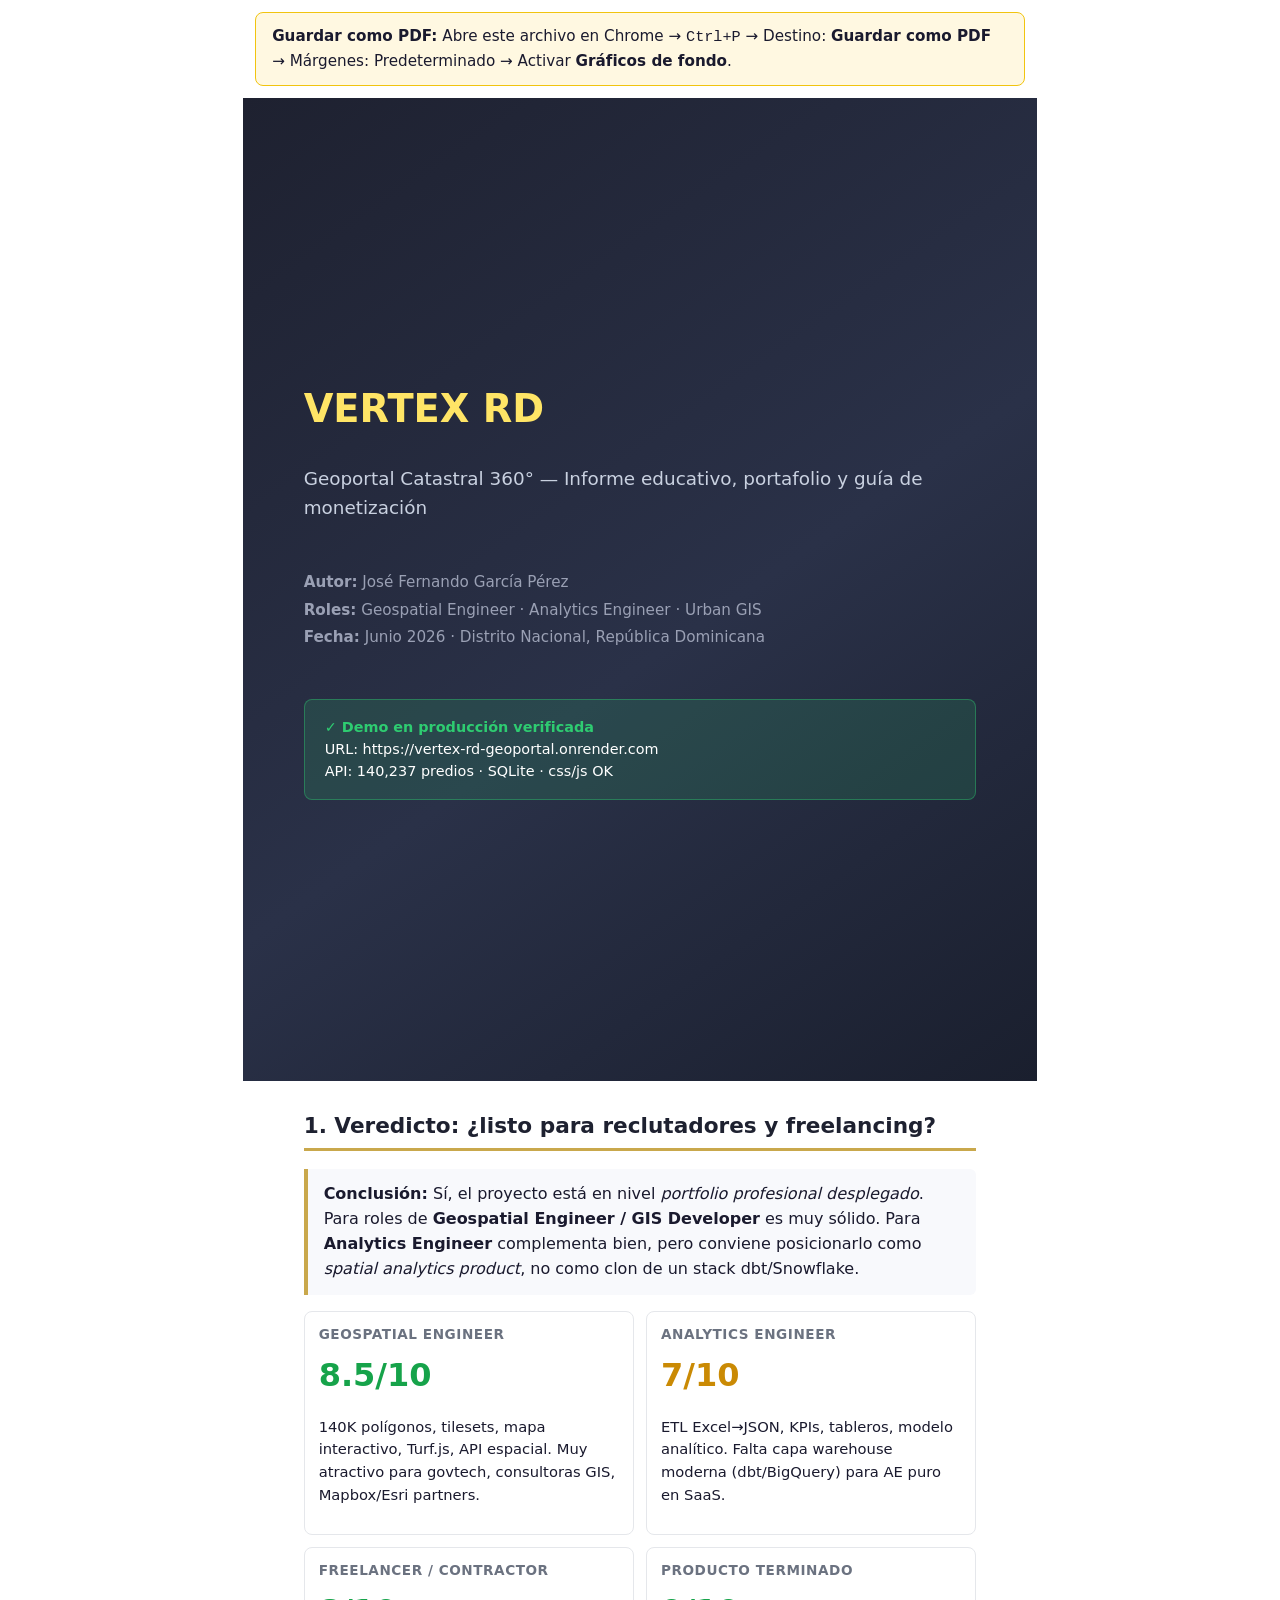
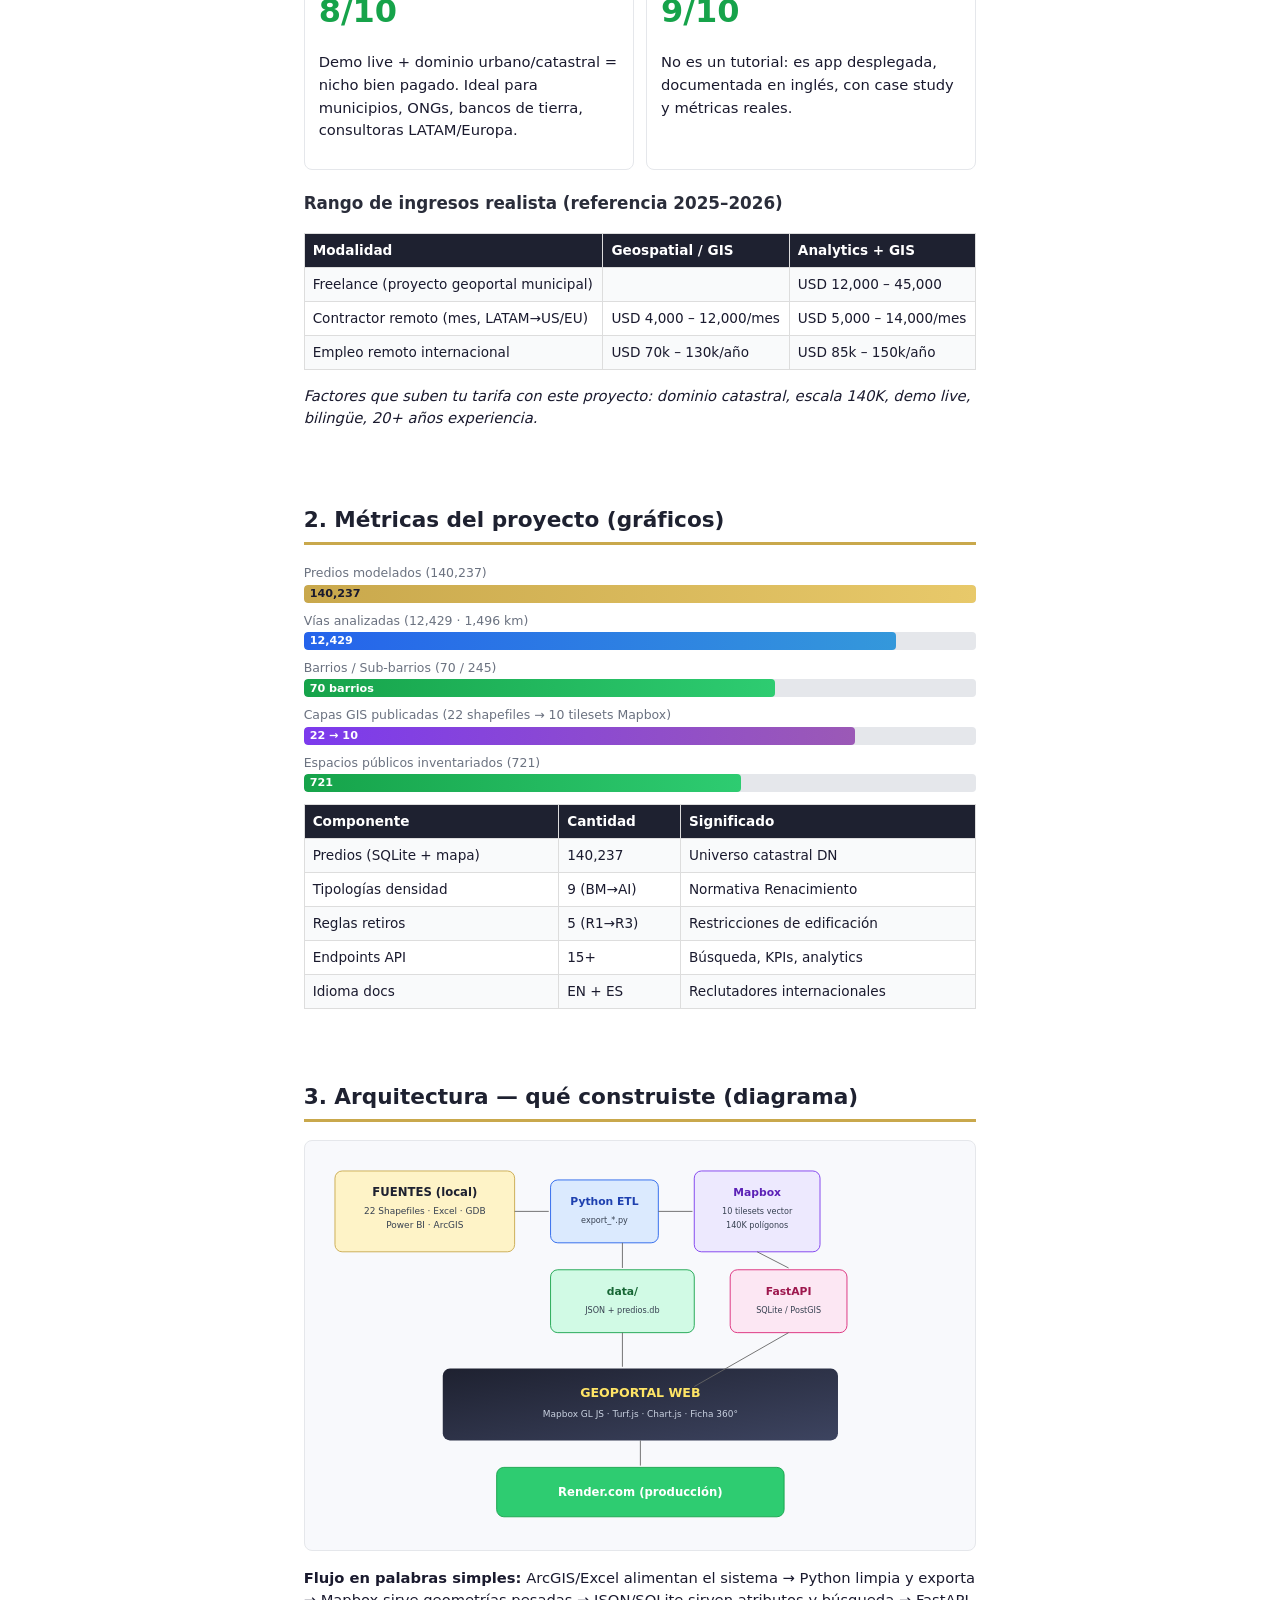
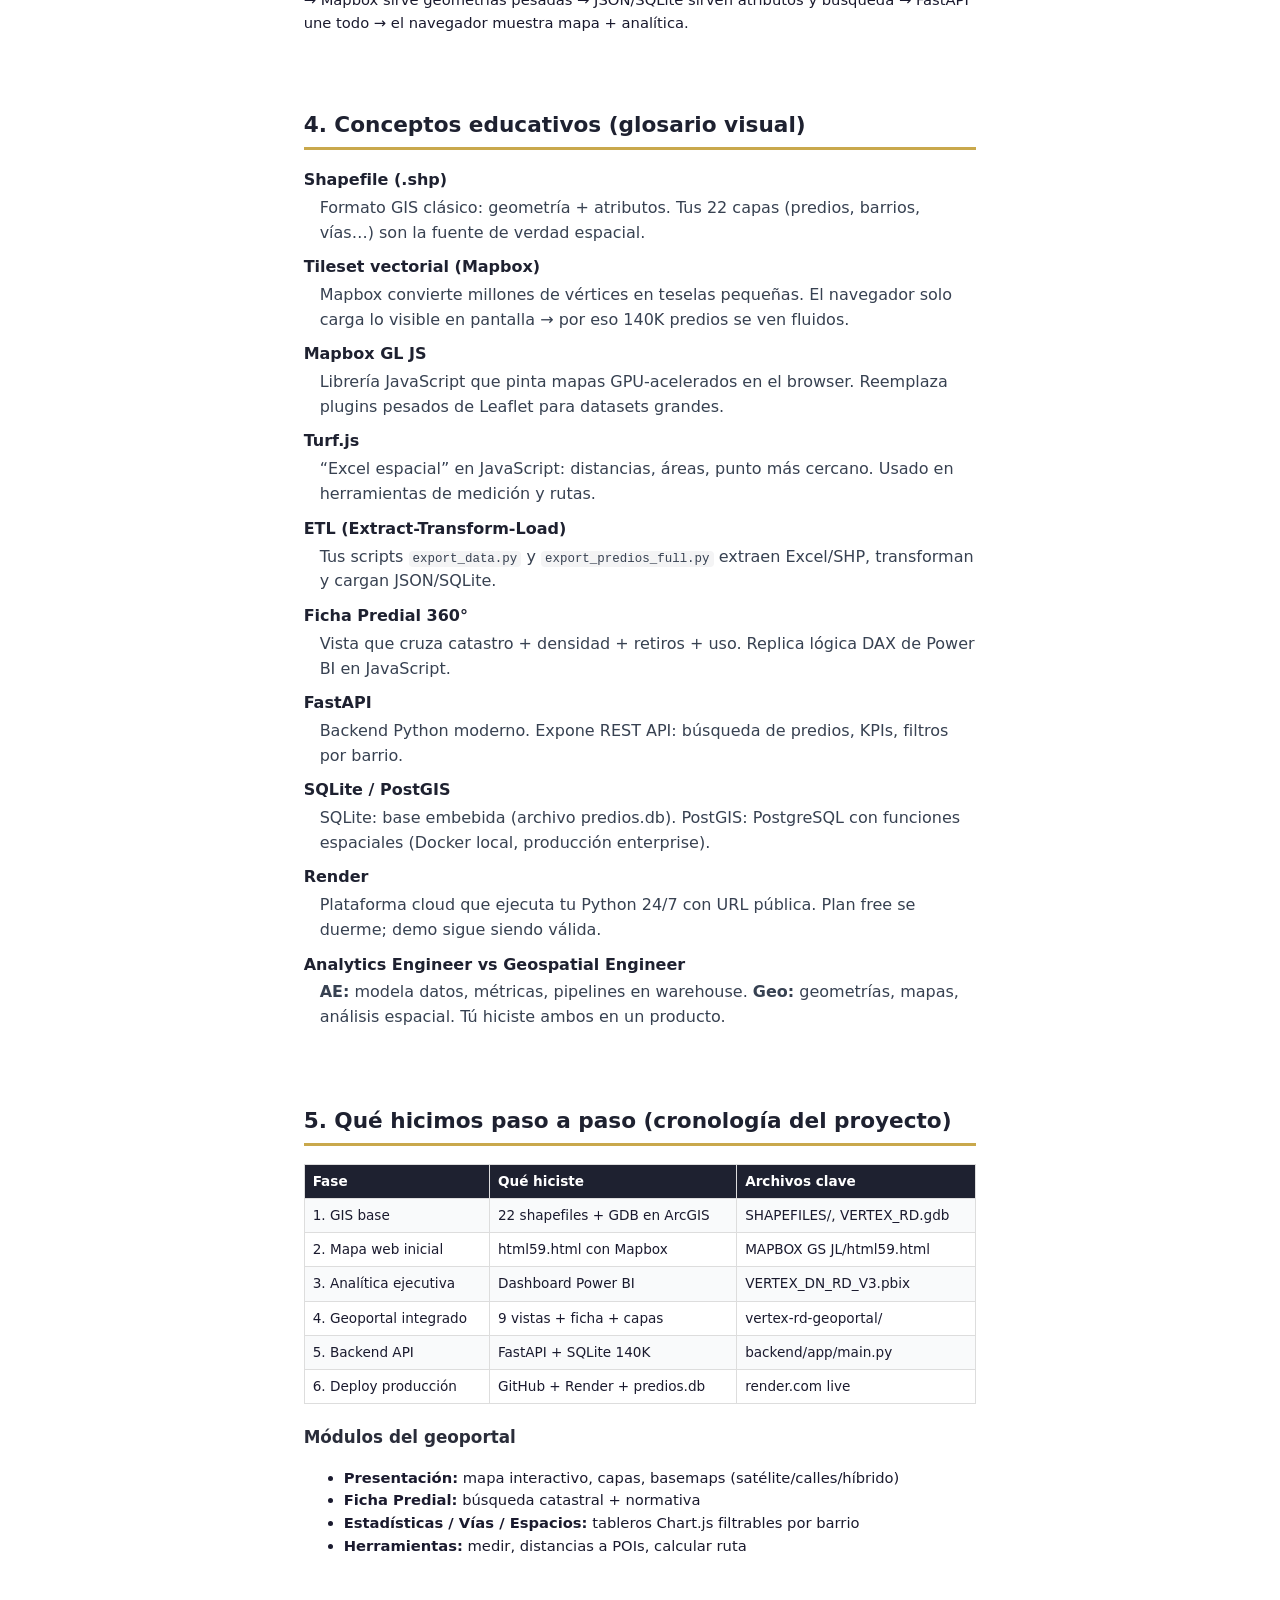
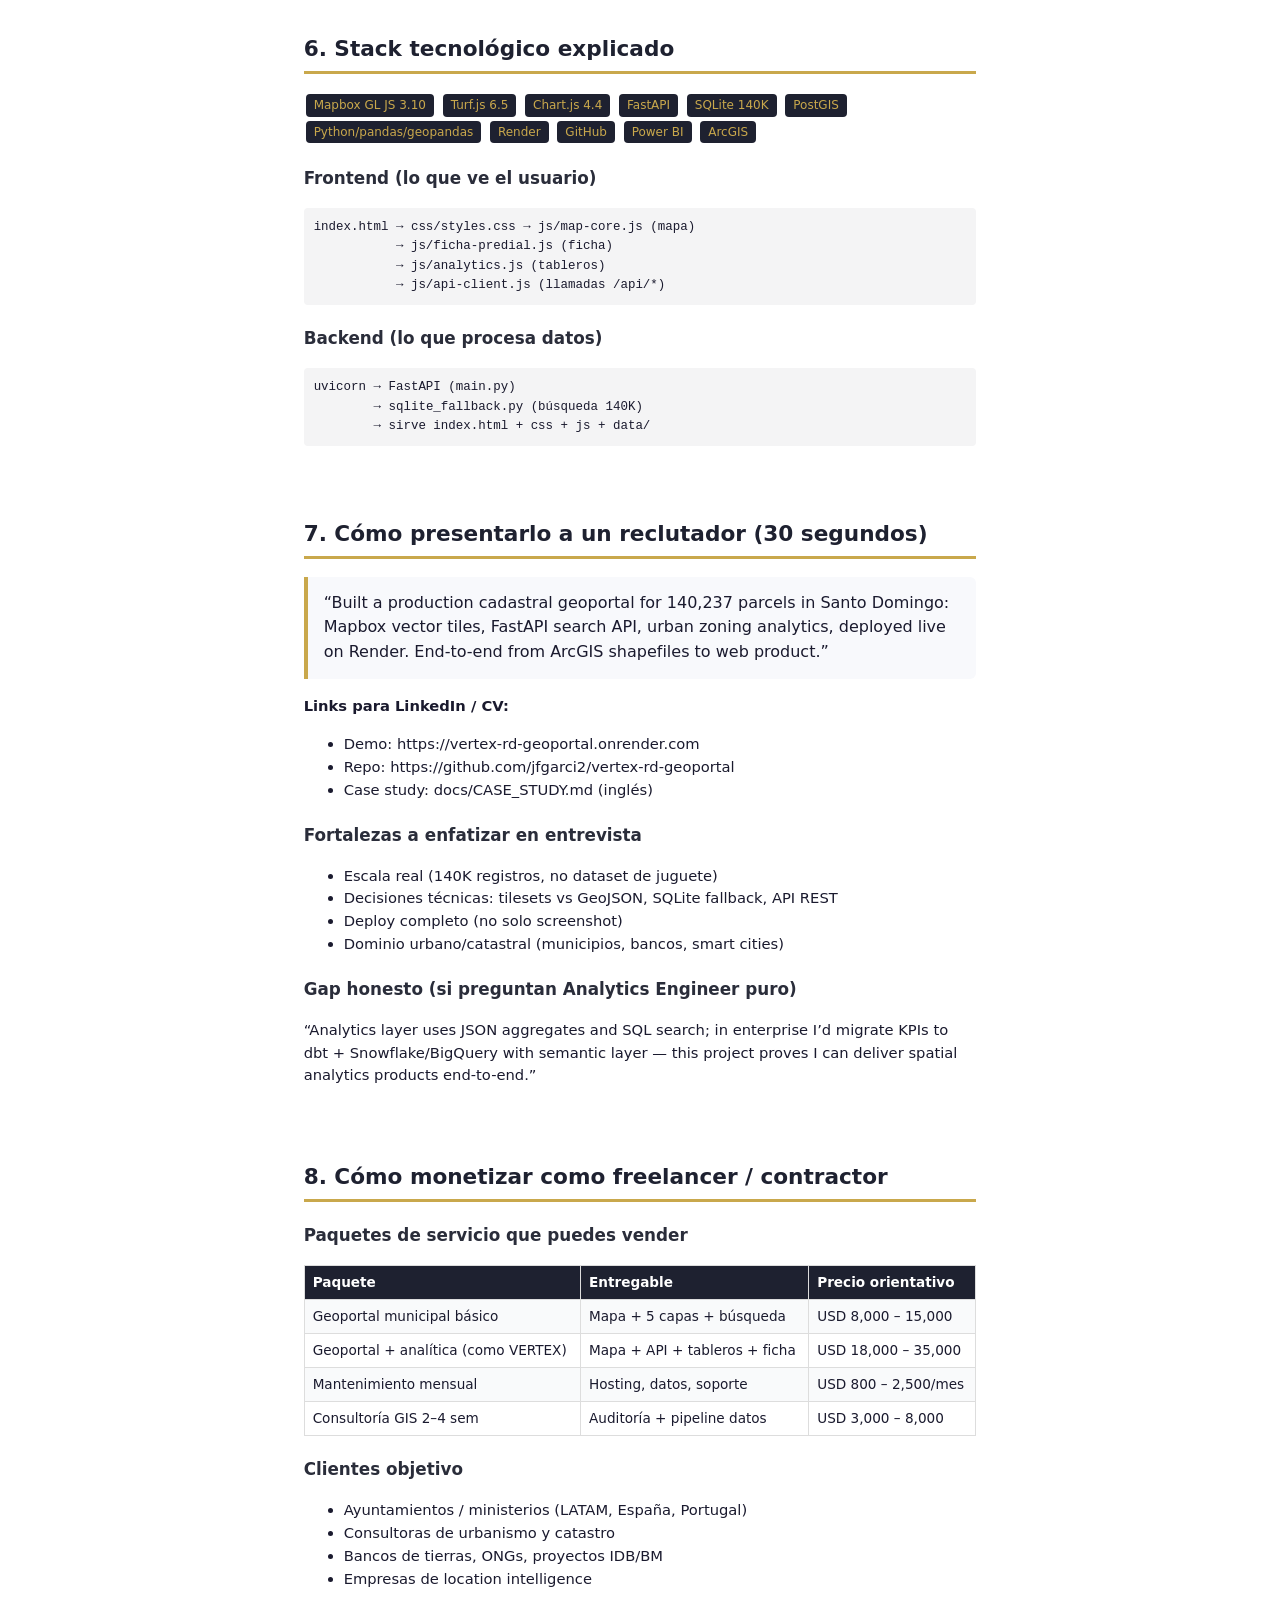
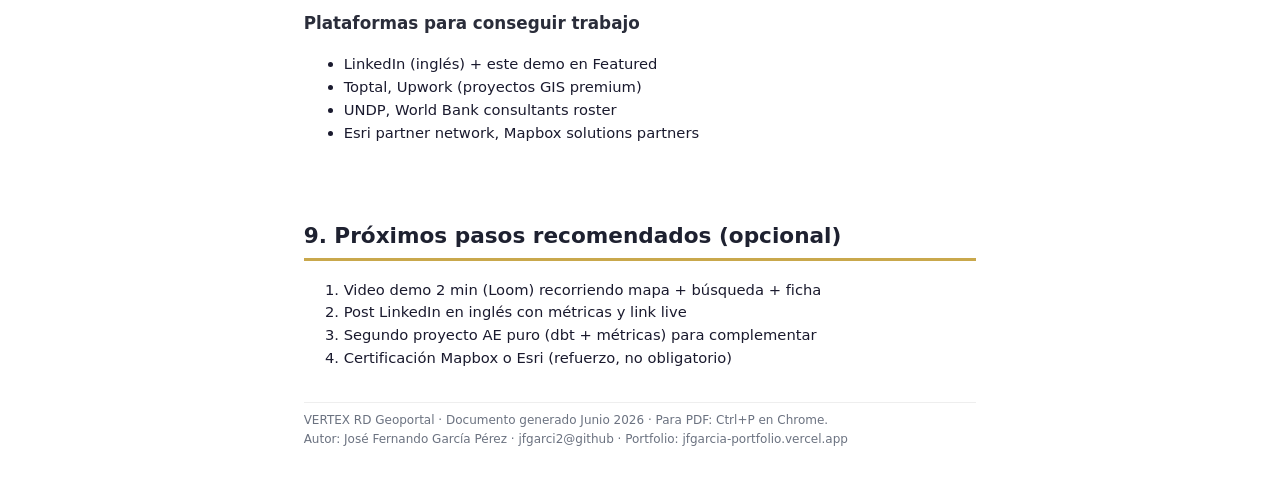
<file: docs/INFORME_EDUCATIVO_COMPLETO.html>
<!DOCTYPE html>
<html lang="es">
<head>
  <meta charset="utf-8">
  <title>VERTEX RD — Informe Educativo y Portafolio</title>
  <style>
    :root {
      --navy: #1e2130;
      --gold: #c9a84c;
      --green: #2ecc71;
      --blue: #3498db;
      --purple: #9b59b6;
      --muted: #6b7280;
      --bg: #f8f9fc;
    }
    @page { size: A4; margin: 14mm 16mm; }
    * { box-sizing: border-box; }
    body {
      font-family: 'Segoe UI', system-ui, sans-serif;
      color: #1a1a2e;
      line-height: 1.55;
      max-width: 210mm;
      margin: 0 auto;
      background: #fff;
    }
    .no-print {
      background: #fff8e1;
      border: 1px solid #f1c40f;
      padding: 12px 16px;
      margin: 12px;
      border-radius: 8px;
      font-size: 0.95rem;
    }
    .cover {
      min-height: 260mm;
      padding: 24mm 16mm;
      background: linear-gradient(145deg, #1e2130 0%, #2a3148 55%, #1a1f2e 100%);
      color: #fff;
      page-break-after: always;
      display: flex;
      flex-direction: column;
      justify-content: center;
    }
    .cover h1 { font-size: 2.4rem; margin: 0 0 0.5rem; color: #ffe566; }
    .cover .sub { font-size: 1.15rem; color: #c9d1e0; margin-bottom: 2rem; }
    .cover .meta { font-size: 0.95rem; color: #9aa0b4; line-height: 1.8; }
    .cover .live {
      margin-top: 2rem;
      padding: 1rem 1.25rem;
      background: rgba(46, 204, 113, 0.15);
      border: 1px solid rgba(46, 204, 113, 0.4);
      border-radius: 8px;
      font-size: 0.9rem;
    }
    .cover .live strong { color: #2ecc71; }
    section { padding: 0 16mm 8mm; page-break-inside: avoid; }
    h2 {
      color: var(--navy);
      border-bottom: 3px solid var(--gold);
      padding-bottom: 0.35rem;
      margin-top: 1.75rem;
      font-size: 1.35rem;
      page-break-after: avoid;
    }
    h3 { color: #2a2d3a; margin-top: 1.25rem; font-size: 1.05rem; }
    p, li { font-size: 0.92rem; }
    .highlight {
      background: var(--bg);
      border-left: 4px solid var(--gold);
      padding: 0.85rem 1rem;
      margin: 1rem 0;
      border-radius: 0 6px 6px 0;
    }
    .grid-2 { display: grid; grid-template-columns: 1fr 1fr; gap: 12px; }
    .card {
      border: 1px solid #e5e7eb;
      border-radius: 8px;
      padding: 12px 14px;
      background: #fff;
    }
    .card h4 { margin: 0 0 6px; font-size: 0.85rem; color: var(--muted); text-transform: uppercase; letter-spacing: 0.04em; }
    .score { font-size: 2rem; font-weight: 700; color: var(--navy); }
    .score.good { color: #16a34a; }
    .score.mid { color: #ca8a04; }
    table { width: 100%; border-collapse: collapse; margin: 0.75rem 0; font-size: 0.85rem; }
    th, td { border: 1px solid #ddd; padding: 6px 8px; text-align: left; }
    th { background: var(--navy); color: #fff; }
    tr:nth-child(even) { background: #f9fafb; }
    .badge {
      display: inline-block;
      background: var(--navy);
      color: var(--gold);
      padding: 2px 8px;
      border-radius: 4px;
      font-size: 0.75rem;
      margin: 2px;
    }
    pre, code {
      font-family: Consolas, monospace;
      font-size: 0.78rem;
      background: #f4f4f5;
      border-radius: 4px;
    }
    pre { padding: 10px; overflow-x: auto; white-space: pre-wrap; }
    code { padding: 1px 4px; }
    .chart-row { margin: 8px 0; }
    .chart-label { font-size: 0.78rem; color: var(--muted); margin-bottom: 2px; }
    .bar-wrap { background: #e5e7eb; border-radius: 4px; height: 18px; overflow: hidden; }
    .bar { height: 100%; border-radius: 4px; display: flex; align-items: center; padding-left: 6px; font-size: 0.7rem; color: #fff; font-weight: 600; min-width: 28px; }
    .bar.gold { background: linear-gradient(90deg, #c9a84c, #e8c96a); color: #1a1a2e; }
    .bar.green { background: linear-gradient(90deg, #16a34a, #2ecc71); }
    .bar.blue { background: linear-gradient(90deg, #2563eb, #3498db); }
    .bar.purple { background: linear-gradient(90deg, #7c3aed, #9b59b6); }
    .diagram {
      background: #f8f9fc;
      border: 1px solid #e5e7eb;
      border-radius: 8px;
      padding: 12px;
      margin: 1rem 0;
      text-align: center;
    }
    .diagram svg { max-width: 100%; height: auto; }
    .glossary dt { font-weight: 700; color: var(--navy); margin-top: 0.6rem; }
    .glossary dd { margin: 0.2rem 0 0.5rem 1rem; color: #374151; }
    .page-break { page-break-before: always; }
    .footer-note { font-size: 0.75rem; color: var(--muted); margin-top: 2rem; padding-top: 0.5rem; border-top: 1px solid #eee; }
    @media print {
      .no-print { display: none !important; }
      body { max-width: none; }
      .cover { min-height: auto; padding: 20mm 16mm; }
    }
  </style>
</head>
<body>

<p class="no-print">
  <strong>Guardar como PDF:</strong> Abre este archivo en Chrome → <kbd>Ctrl+P</kbd> → Destino: <strong>Guardar como PDF</strong> → Márgenes: Predeterminado → Activar <strong>Gráficos de fondo</strong>.
</p>

<div class="cover">
  <h1>VERTEX RD</h1>
  <p class="sub">Geoportal Catastral 360° — Informe educativo, portafolio y guía de monetización</p>
  <p class="meta">
    <strong>Autor:</strong> José Fernando García Pérez<br>
    <strong>Roles:</strong> Geospatial Engineer · Analytics Engineer · Urban GIS<br>
    <strong>Fecha:</strong> Junio 2026 · Distrito Nacional, República Dominicana
  </p>
  <div class="live">
    <strong>✓ Demo en producción verificada</strong><br>
    URL: https://vertex-rd-geoportal.onrender.com<br>
    API: 140,237 predios · SQLite · css/js OK
  </div>
</div>

<section>
  <h2>1. Veredicto: ¿listo para reclutadores y freelancing?</h2>

  <div class="highlight">
    <strong>Conclusión:</strong> Sí, el proyecto está en nivel <em>portfolio profesional desplegado</em>. Para roles de <strong>Geospatial Engineer / GIS Developer</strong> es muy sólido. Para <strong>Analytics Engineer</strong> complementa bien, pero conviene posicionarlo como <em>spatial analytics product</em>, no como clon de un stack dbt/Snowflake.
  </div>

  <div class="grid-2">
    <div class="card">
      <h4>Geospatial Engineer</h4>
      <div class="score good">8.5/10</div>
      <p>140K polígonos, tilesets, mapa interactivo, Turf.js, API espacial. Muy atractivo para govtech, consultoras GIS, Mapbox/Esri partners.</p>
    </div>
    <div class="card">
      <h4>Analytics Engineer</h4>
      <div class="score mid">7/10</div>
      <p>ETL Excel→JSON, KPIs, tableros, modelo analítico. Falta capa warehouse moderna (dbt/BigQuery) para AE puro en SaaS.</p>
    </div>
    <div class="card">
      <h4>Freelancer / Contractor</h4>
      <div class="score good">8/10</div>
      <p>Demo live + dominio urbano/catastral = nicho bien pagado. Ideal para municipios, ONGs, bancos de tierra, consultoras LATAM/Europa.</p>
    </div>
    <div class="card">
      <h4>Producto terminado</h4>
      <div class="score good">9/10</div>
      <p>No es un tutorial: es app desplegada, documentada en inglés, con case study y métricas reales.</p>
    </div>
  </div>

  <h3>Rango de ingresos realista (referencia 2025–2026)</h3>
  <table>
    <tr><th>Modalidad</th><th>Geospatial / GIS</th><th>Analytics + GIS</th></tr>
    <tr><td>Freelance (proyecto geoportal municipal)</td><td USD 8,000 – 35,000</td><td>USD 12,000 – 45,000</td></tr>
    <tr><td>Contractor remoto (mes, LATAM→US/EU)</td><td>USD 4,000 – 12,000/mes</td><td>USD 5,000 – 14,000/mes</td></tr>
    <tr><td>Empleo remoto internacional</td><td>USD 70k – 130k/año</td><td>USD 85k – 150k/año</td></tr>
  </table>
  <p><em>Factores que suben tu tarifa con este proyecto: dominio catastral, escala 140K, demo live, bilingüe, 20+ años experiencia.</em></p>
</section>

<section class="page-break">
  <h2>2. Métricas del proyecto (gráficos)</h2>

  <div class="chart-row">
    <div class="chart-label">Predios modelados (140,237)</div>
    <div class="bar-wrap"><div class="bar gold" style="width:100%">140,237</div></div>
  </div>
  <div class="chart-row">
    <div class="chart-label">Vías analizadas (12,429 · 1,496 km)</div>
    <div class="bar-wrap"><div class="bar blue" style="width:88%">12,429</div></div>
  </div>
  <div class="chart-row">
    <div class="chart-label">Barrios / Sub-barrios (70 / 245)</div>
    <div class="bar-wrap"><div class="bar green" style="width:70%">70 barrios</div></div>
  </div>
  <div class="chart-row">
    <div class="chart-label">Capas GIS publicadas (22 shapefiles → 10 tilesets Mapbox)</div>
    <div class="bar-wrap"><div class="bar purple" style="width:82%">22 → 10</div></div>
  </div>
  <div class="chart-row">
    <div class="chart-label">Espacios públicos inventariados (721)</div>
    <div class="bar-wrap"><div class="bar green" style="width:65%">721</div></div>
  </div>

  <table>
    <tr><th>Componente</th><th>Cantidad</th><th>Significado</th></tr>
    <tr><td>Predios (SQLite + mapa)</td><td>140,237</td><td>Universo catastral DN</td></tr>
    <tr><td>Tipologías densidad</td><td>9 (BM→AI)</td><td>Normativa Renacimiento</td></tr>
    <tr><td>Reglas retiros</td><td>5 (R1→R3)</td><td>Restricciones de edificación</td></tr>
    <tr><td>Endpoints API</td><td>15+</td><td>Búsqueda, KPIs, analytics</td></tr>
    <tr><td>Idioma docs</td><td>EN + ES</td><td>Reclutadores internacionales</td></tr>
  </table>
</section>

<section>
  <h2>3. Arquitectura — qué construiste (diagrama)</h2>

  <div class="diagram">
    <svg viewBox="0 0 720 420" xmlns="http://www.w3.org/2000/svg">
      <defs>
        <linearGradient id="g1" x1="0" y1="0" x2="1" y2="1"><stop offset="0%" stop-color="#1e2130"/><stop offset="100%" stop-color="#3d4460"/></linearGradient>
      </defs>
      <!-- Fuentes -->
      <rect x="20" y="20" width="200" height="90" rx="8" fill="#fef3c7" stroke="#c9a84c"/>
      <text x="120" y="48" text-anchor="middle" font-size="13" font-weight="bold" fill="#1e2130">FUENTES (local)</text>
      <text x="120" y="68" text-anchor="middle" font-size="10" fill="#374151">22 Shapefiles · Excel · GDB</text>
      <text x="120" y="84" text-anchor="middle" font-size="10" fill="#374151">Power BI · ArcGIS</text>
      <!-- ETL -->
      <rect x="260" y="30" width="120" height="70" rx="8" fill="#dbeafe" stroke="#2563eb"/>
      <text x="320" y="58" text-anchor="middle" font-size="12" font-weight="bold" fill="#1e40af">Python ETL</text>
      <text x="320" y="78" text-anchor="middle" font-size="9" fill="#374151">export_*.py</text>
      <!-- Mapbox -->
      <rect x="420" y="20" width="140" height="90" rx="8" fill="#ede9fe" stroke="#7c3aed"/>
      <text x="490" y="48" text-anchor="middle" font-size="12" font-weight="bold" fill="#5b21b6">Mapbox</text>
      <text x="490" y="68" text-anchor="middle" font-size="9" fill="#374151">10 tilesets vector</text>
      <text x="490" y="84" text-anchor="middle" font-size="9" fill="#374151">140K polígonos</text>
      <!-- JSON + SQLite -->
      <rect x="260" y="130" width="160" height="70" rx="8" fill="#d1fae5" stroke="#16a34a"/>
      <text x="340" y="158" text-anchor="middle" font-size="12" font-weight="bold" fill="#166534">data/</text>
      <text x="340" y="178" text-anchor="middle" font-size="9" fill="#374151">JSON + predios.db</text>
      <!-- FastAPI -->
      <rect x="460" y="130" width="130" height="70" rx="8" fill="#fce7f3" stroke="#db2777"/>
      <text x="525" y="158" text-anchor="middle" font-size="12" font-weight="bold" fill="#9d174d">FastAPI</text>
      <text x="525" y="178" text-anchor="middle" font-size="9" fill="#374151">SQLite / PostGIS</text>
      <!-- Frontend -->
      <rect x="140" y="240" width="440" height="80" rx="8" fill="url(#g1)"/>
      <text x="360" y="272" text-anchor="middle" font-size="14" font-weight="bold" fill="#ffe566">GEOPORTAL WEB</text>
      <text x="360" y="294" text-anchor="middle" font-size="10" fill="#c9d1e0">Mapbox GL JS · Turf.js · Chart.js · Ficha 360°</text>
      <!-- Render -->
      <rect x="200" y="350" width="320" height="55" rx="8" fill="#2ecc71" stroke="#16a34a"/>
      <text x="360" y="382" text-anchor="middle" font-size="13" font-weight="bold" fill="#fff">Render.com (producción)</text>
      <!-- Arrows -->
      <path d="M220 65 L258 65" stroke="#666" marker-end="url(#arr)"/>
      <path d="M380 65 L418 65" stroke="#666"/>
      <path d="M340 100 L340 128" stroke="#666"/>
      <path d="M490 110 L525 128" stroke="#666"/>
      <path d="M340 200 L340 238" stroke="#666"/>
      <path d="M525 200 L420 260" stroke="#666"/>
      <path d="M360 320 L360 348" stroke="#666"/>
    </svg>
  </div>

  <p><strong>Flujo en palabras simples:</strong> ArcGIS/Excel alimentan el sistema → Python limpia y exporta → Mapbox sirve geometrías pesadas → JSON/SQLite sirven atributos y búsqueda → FastAPI une todo → el navegador muestra mapa + analítica.</p>
</section>

<section class="page-break">
  <h2>4. Conceptos educativos (glosario visual)</h2>

  <dl class="glossary">
    <dt>Shapefile (.shp)</dt>
    <dd>Formato GIS clásico: geometría + atributos. Tus 22 capas (predios, barrios, vías…) son la fuente de verdad espacial.</dd>

    <dt>Tileset vectorial (Mapbox)</dt>
    <dd>Mapbox convierte millones de vértices en teselas pequeñas. El navegador solo carga lo visible en pantalla → por eso 140K predios se ven fluidos.</dd>

    <dt>Mapbox GL JS</dt>
    <dd>Librería JavaScript que pinta mapas GPU-acelerados en el browser. Reemplaza plugins pesados de Leaflet para datasets grandes.</dd>

    <dt>Turf.js</dt>
    <dd>“Excel espacial” en JavaScript: distancias, áreas, punto más cercano. Usado en herramientas de medición y rutas.</dd>

    <dt>ETL (Extract-Transform-Load)</dt>
    <dd>Tus scripts <code>export_data.py</code> y <code>export_predios_full.py</code> extraen Excel/SHP, transforman y cargan JSON/SQLite.</dd>

    <dt>Ficha Predial 360°</dt>
    <dd>Vista que cruza catastro + densidad + retiros + uso. Replica lógica DAX de Power BI en JavaScript.</dd>

    <dt>FastAPI</dt>
    <dd>Backend Python moderno. Expone REST API: búsqueda de predios, KPIs, filtros por barrio.</dd>

    <dt>SQLite / PostGIS</dt>
    <dd>SQLite: base embebida (archivo predios.db). PostGIS: PostgreSQL con funciones espaciales (Docker local, producción enterprise).</dd>

    <dt>Render</dt>
    <dd>Plataforma cloud que ejecuta tu Python 24/7 con URL pública. Plan free se duerme; demo sigue siendo válida.</dd>

    <dt>Analytics Engineer vs Geospatial Engineer</dt>
    <dd><strong>AE:</strong> modela datos, métricas, pipelines en warehouse. <strong>Geo:</strong> geometrías, mapas, análisis espacial. Tú hiciste ambos en un producto.</dd>
  </dl>
</section>

<section>
  <h2>5. Qué hicimos paso a paso (cronología del proyecto)</h2>

  <table>
    <tr><th>Fase</th><th>Qué hiciste</th><th>Archivos clave</th></tr>
    <tr><td>1. GIS base</td><td>22 shapefiles + GDB en ArcGIS</td><td>SHAPEFILES/, VERTEX_RD.gdb</td></tr>
    <tr><td>2. Mapa web inicial</td><td>html59.html con Mapbox</td><td>MAPBOX GS JL/html59.html</td></tr>
    <tr><td>3. Analítica ejecutiva</td><td>Dashboard Power BI</td><td>VERTEX_DN_RD_V3.pbix</td></tr>
    <tr><td>4. Geoportal integrado</td><td>9 vistas + ficha + capas</td><td>vertex-rd-geoportal/</td></tr>
    <tr><td>5. Backend API</td><td>FastAPI + SQLite 140K</td><td>backend/app/main.py</td></tr>
    <tr><td>6. Deploy producción</td><td>GitHub + Render + predios.db</td><td>render.com live</td></tr>
  </table>

  <h3>Módulos del geoportal</h3>
  <ul>
    <li><strong>Presentación:</strong> mapa interactivo, capas, basemaps (satélite/calles/híbrido)</li>
    <li><strong>Ficha Predial:</strong> búsqueda catastral + normativa</li>
    <li><strong>Estadísticas / Vías / Espacios:</strong> tableros Chart.js filtrables por barrio</li>
    <li><strong>Herramientas:</strong> medir, distancias a POIs, calcular ruta</li>
  </ul>
</section>

<section class="page-break">
  <h2>6. Stack tecnológico explicado</h2>
  <p>
    <span class="badge">Mapbox GL JS 3.10</span>
    <span class="badge">Turf.js 6.5</span>
    <span class="badge">Chart.js 4.4</span>
    <span class="badge">FastAPI</span>
    <span class="badge">SQLite 140K</span>
    <span class="badge">PostGIS</span>
    <span class="badge">Python/pandas/geopandas</span>
    <span class="badge">Render</span>
    <span class="badge">GitHub</span>
    <span class="badge">Power BI</span>
    <span class="badge">ArcGIS</span>
  </p>

  <h3>Frontend (lo que ve el usuario)</h3>
  <pre>index.html → css/styles.css → js/map-core.js (mapa)
           → js/ficha-predial.js (ficha)
           → js/analytics.js (tableros)
           → js/api-client.js (llamadas /api/*)</pre>

  <h3>Backend (lo que procesa datos)</h3>
  <pre>uvicorn → FastAPI (main.py)
        → sqlite_fallback.py (búsqueda 140K)
        → sirve index.html + css + js + data/</pre>
</section>

<section>
  <h2>7. Cómo presentarlo a un reclutador (30 segundos)</h2>
  <div class="highlight">
    “Built a production cadastral geoportal for 140,237 parcels in Santo Domingo: Mapbox vector tiles, FastAPI search API, urban zoning analytics, deployed live on Render. End-to-end from ArcGIS shapefiles to web product.”
  </div>
  <p><strong>Links para LinkedIn / CV:</strong></p>
  <ul>
    <li>Demo: https://vertex-rd-geoportal.onrender.com</li>
    <li>Repo: https://github.com/jfgarci2/vertex-rd-geoportal</li>
    <li>Case study: docs/CASE_STUDY.md (inglés)</li>
  </ul>

  <h3>Fortalezas a enfatizar en entrevista</h3>
  <ul>
    <li>Escala real (140K registros, no dataset de juguete)</li>
    <li>Decisiones técnicas: tilesets vs GeoJSON, SQLite fallback, API REST</li>
    <li>Deploy completo (no solo screenshot)</li>
    <li>Dominio urbano/catastral (municipios, bancos, smart cities)</li>
  </ul>

  <h3>Gap honesto (si preguntan Analytics Engineer puro)</h3>
  <p>“Analytics layer uses JSON aggregates and SQL search; in enterprise I’d migrate KPIs to dbt + Snowflake/BigQuery with semantic layer — this project proves I can deliver spatial analytics products end-to-end.”</p>
</section>

<section class="page-break">
  <h2>8. Cómo monetizar como freelancer / contractor</h2>

  <h3>Paquetes de servicio que puedes vender</h3>
  <table>
    <tr><th>Paquete</th><th>Entregable</th><th>Precio orientativo</th></tr>
    <tr><td>Geoportal municipal básico</td><td>Mapa + 5 capas + búsqueda</td><td>USD 8,000 – 15,000</td></tr>
    <tr><td>Geoportal + analítica (como VERTEX)</td><td>Mapa + API + tableros + ficha</td><td>USD 18,000 – 35,000</td></tr>
    <tr><td>Mantenimiento mensual</td><td>Hosting, datos, soporte</td><td>USD 800 – 2,500/mes</td></tr>
    <tr><td>Consultoría GIS 2–4 sem</td><td>Auditoría + pipeline datos</td><td>USD 3,000 – 8,000</td></tr>
  </table>

  <h3>Clientes objetivo</h3>
  <ul>
    <li>Ayuntamientos / ministerios (LATAM, España, Portugal)</li>
    <li>Consultoras de urbanismo y catastro</li>
    <li>Bancos de tierras, ONGs, proyectos IDB/BM</li>
    <li>Empresas de location intelligence</li>
  </ul>

  <h3>Plataformas para conseguir trabajo</h3>
  <ul>
    <li>LinkedIn (inglés) + este demo en Featured</li>
    <li>Toptal, Upwork (proyectos GIS premium)</li>
    <li>UNDP, World Bank consultants roster</li>
    <li>Esri partner network, Mapbox solutions partners</li>
  </ul>
</section>

<section>
  <h2>9. Próximos pasos recomendados (opcional)</h2>
  <ol>
    <li>Video demo 2 min (Loom) recorriendo mapa + búsqueda + ficha</li>
    <li>Post LinkedIn en inglés con métricas y link live</li>
    <li>Segundo proyecto AE puro (dbt + métricas) para complementar</li>
    <li>Certificación Mapbox o Esri (refuerzo, no obligatorio)</li>
  </ol>

  <p class="footer-note">
    VERTEX RD Geoportal · Documento generado Junio 2026 · Para PDF: Ctrl+P en Chrome.<br>
    Autor: José Fernando García Pérez · jfgarci2@github · Portfolio: jfgarcia-portfolio.vercel.app
  </p>
</section>

</body>
</html>
</file>
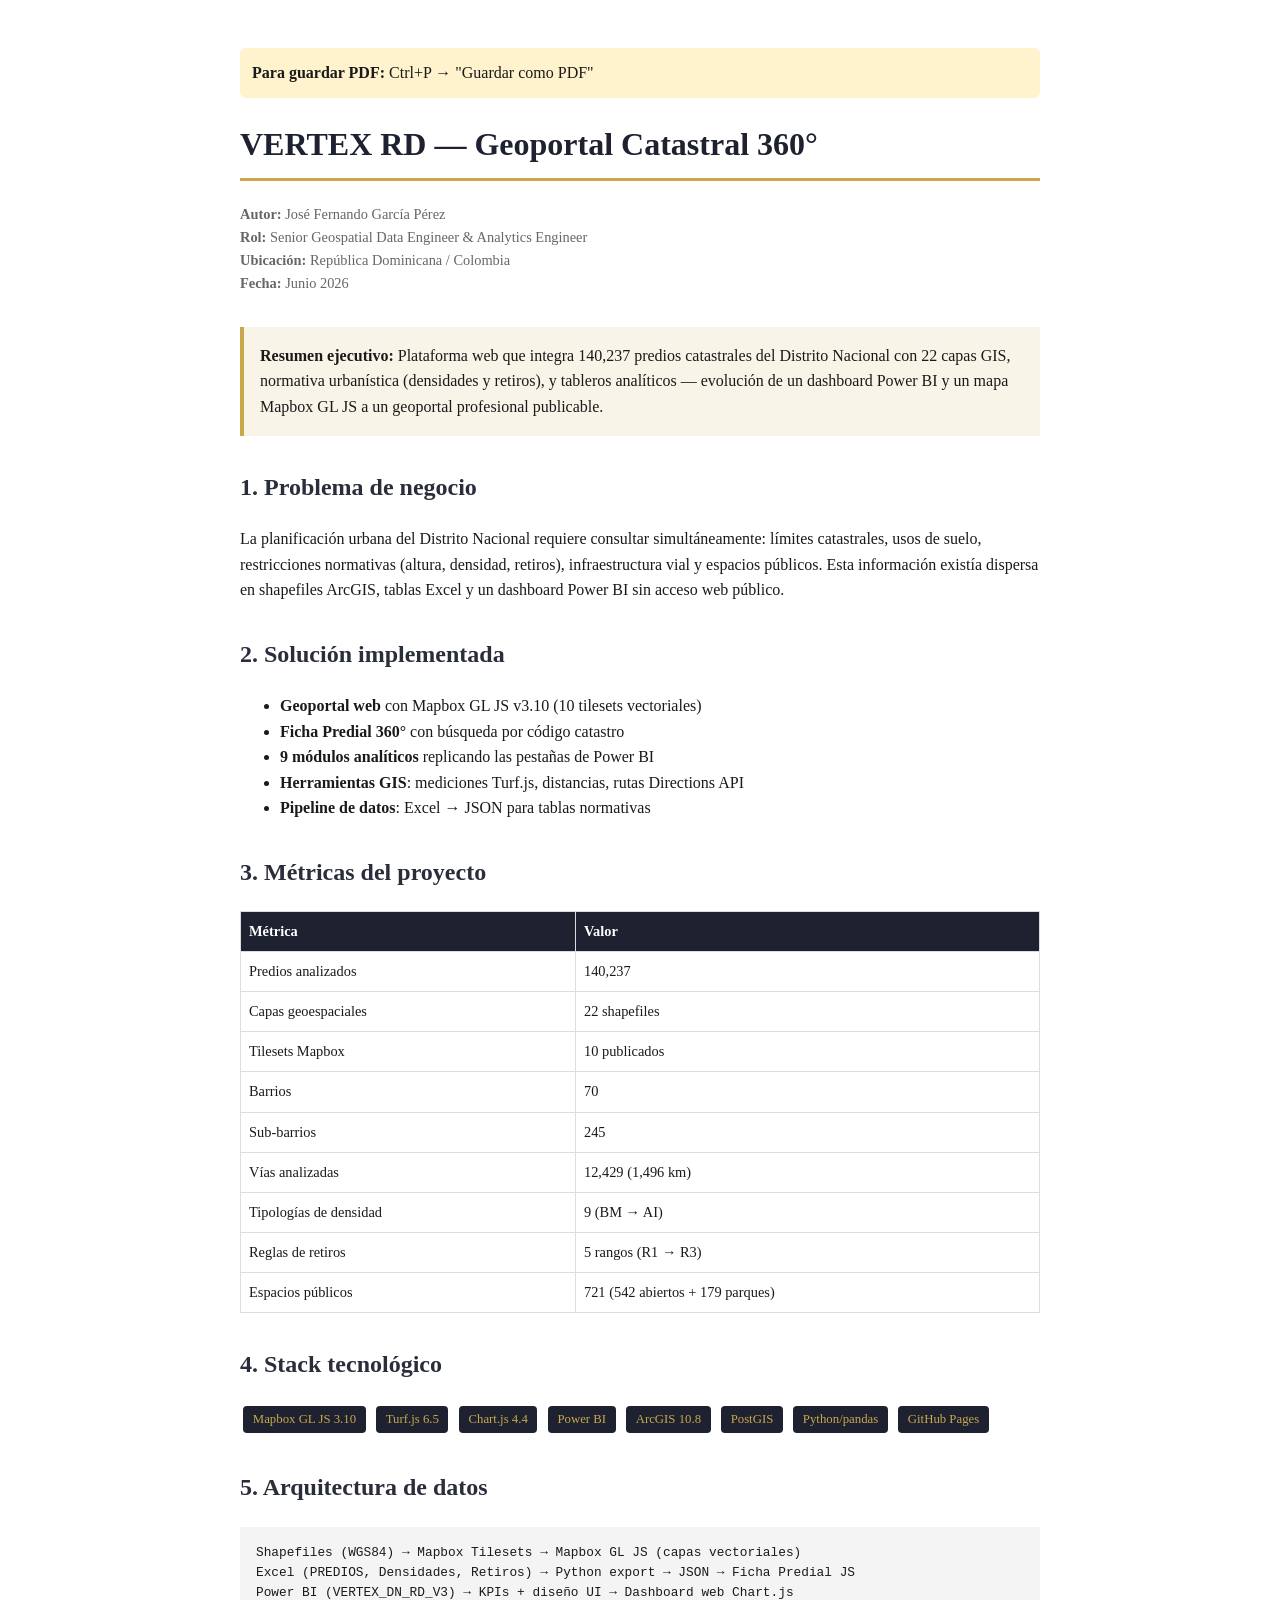
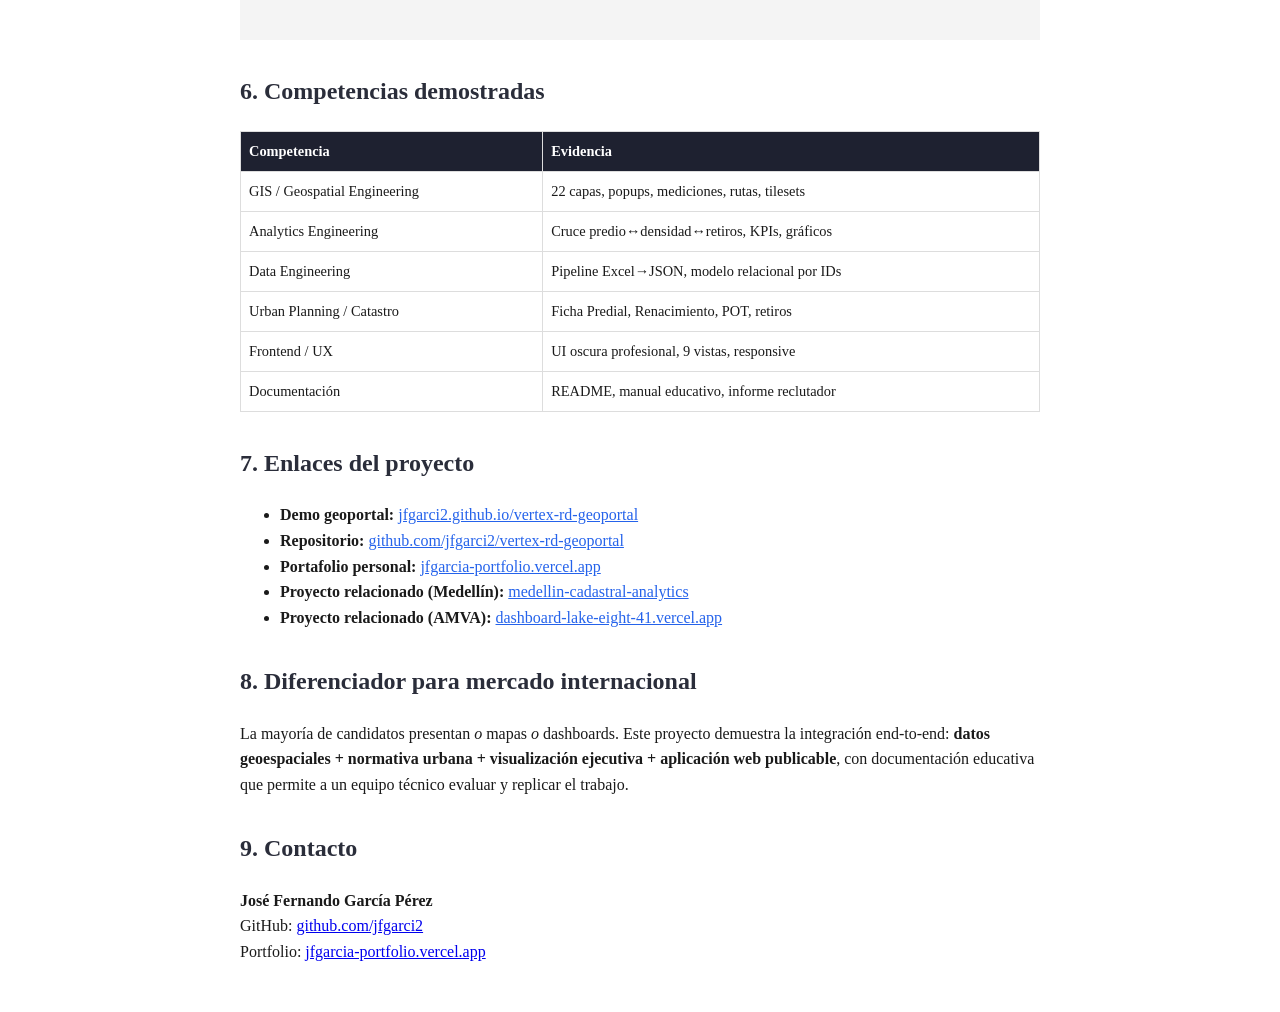
<file: docs/INFORME_PORTFOLIO_RECLUTADOR.html>
<!DOCTYPE html>
<html lang="es">
<head>
  <meta charset="utf-8">
  <title>VERTEX RD — Informe de Portafolio</title>
  <style>
    @page { margin: 2cm; }
    body { font-family: 'Segoe UI', Georgia, serif; max-width: 800px; margin: 0 auto; padding: 2rem; color: #1a1a1a; line-height: 1.6; }
    h1 { color: #1e2130; border-bottom: 3px solid #c9a84c; padding-bottom: 0.5rem; }
    h2 { color: #2a2d3a; margin-top: 2rem; }
    .meta { color: #666; font-size: 0.9rem; margin-bottom: 2rem; }
    .highlight { background: #f8f4e8; border-left: 4px solid #c9a84c; padding: 1rem; margin: 1rem 0; }
    table { width: 100%; border-collapse: collapse; margin: 1rem 0; font-size: 0.9rem; }
    th, td { border: 1px solid #ddd; padding: 0.5rem; text-align: left; }
    th { background: #1e2130; color: #fff; }
    .badge { display: inline-block; background: #1e2130; color: #c9a84c; padding: 0.2rem 0.6rem; border-radius: 4px; font-size: 0.8rem; margin: 0.2rem; }
    .links a { color: #2563eb; }
    @media print { body { padding: 0; } .no-print { display: none; } }
  </style>
</head>
<body>
  <p class="no-print" style="background:#fff3cd;padding:0.75rem;border-radius:6px;">
    <strong>Para guardar PDF:</strong> Ctrl+P → "Guardar como PDF"
  </p>

  <h1>VERTEX RD — Geoportal Catastral 360°</h1>
  <p class="meta">
    <strong>Autor:</strong> José Fernando García Pérez<br>
    <strong>Rol:</strong> Senior Geospatial Data Engineer & Analytics Engineer<br>
    <strong>Ubicación:</strong> República Dominicana / Colombia<br>
    <strong>Fecha:</strong> Junio 2026
  </p>

  <div class="highlight">
    <strong>Resumen ejecutivo:</strong> Plataforma web que integra 140,237 predios catastrales del Distrito Nacional con 22 capas GIS, normativa urbanística (densidades y retiros), y tableros analíticos — evolución de un dashboard Power BI y un mapa Mapbox GL JS a un geoportal profesional publicable.
  </div>

  <h2>1. Problema de negocio</h2>
  <p>La planificación urbana del Distrito Nacional requiere consultar simultáneamente: límites catastrales, usos de suelo, restricciones normativas (altura, densidad, retiros), infraestructura vial y espacios públicos. Esta información existía dispersa en shapefiles ArcGIS, tablas Excel y un dashboard Power BI sin acceso web público.</p>

  <h2>2. Solución implementada</h2>
  <ul>
    <li><strong>Geoportal web</strong> con Mapbox GL JS v3.10 (10 tilesets vectoriales)</li>
    <li><strong>Ficha Predial 360°</strong> con búsqueda por código catastro</li>
    <li><strong>9 módulos analíticos</strong> replicando las pestañas de Power BI</li>
    <li><strong>Herramientas GIS</strong>: mediciones Turf.js, distancias, rutas Directions API</li>
    <li><strong>Pipeline de datos</strong>: Excel → JSON para tablas normativas</li>
  </ul>

  <h2>3. Métricas del proyecto</h2>
  <table>
    <tr><th>Métrica</th><th>Valor</th></tr>
    <tr><td>Predios analizados</td><td>140,237</td></tr>
    <tr><td>Capas geoespaciales</td><td>22 shapefiles</td></tr>
    <tr><td>Tilesets Mapbox</td><td>10 publicados</td></tr>
    <tr><td>Barrios</td><td>70</td></tr>
    <tr><td>Sub-barrios</td><td>245</td></tr>
    <tr><td>Vías analizadas</td><td>12,429 (1,496 km)</td></tr>
    <tr><td>Tipologías de densidad</td><td>9 (BM → AI)</td></tr>
    <tr><td>Reglas de retiros</td><td>5 rangos (R1 → R3)</td></tr>
    <tr><td>Espacios públicos</td><td>721 (542 abiertos + 179 parques)</td></tr>
  </table>

  <h2>4. Stack tecnológico</h2>
  <p>
    <span class="badge">Mapbox GL JS 3.10</span>
    <span class="badge">Turf.js 6.5</span>
    <span class="badge">Chart.js 4.4</span>
    <span class="badge">Power BI</span>
    <span class="badge">ArcGIS 10.8</span>
    <span class="badge">PostGIS</span>
    <span class="badge">Python/pandas</span>
    <span class="badge">GitHub Pages</span>
  </p>

  <h2>5. Arquitectura de datos</h2>
  <pre style="background:#f4f4f4;padding:1rem;font-size:0.8rem;overflow-x:auto;">
Shapefiles (WGS84) → Mapbox Tilesets → Mapbox GL JS (capas vectoriales)
Excel (PREDIOS, Densidades, Retiros) → Python export → JSON → Ficha Predial JS
Power BI (VERTEX_DN_RD_V3) → KPIs + diseño UI → Dashboard web Chart.js
  </pre>

  <h2>6. Competencias demostradas</h2>
  <table>
    <tr><th>Competencia</th><th>Evidencia</th></tr>
    <tr><td>GIS / Geospatial Engineering</td><td>22 capas, popups, mediciones, rutas, tilesets</td></tr>
    <tr><td>Analytics Engineering</td><td>Cruce predio↔densidad↔retiros, KPIs, gráficos</td></tr>
    <tr><td>Data Engineering</td><td>Pipeline Excel→JSON, modelo relacional por IDs</td></tr>
    <tr><td>Urban Planning / Catastro</td><td>Ficha Predial, Renacimiento, POT, retiros</td></tr>
    <tr><td>Frontend / UX</td><td>UI oscura profesional, 9 vistas, responsive</td></tr>
    <tr><td>Documentación</td><td>README, manual educativo, informe reclutador</td></tr>
  </table>

  <h2>7. Enlaces del proyecto</h2>
  <div class="links">
    <ul>
      <li><strong>Demo geoportal:</strong> <a href="https://jfgarci2.github.io/vertex-rd-geoportal/">jfgarci2.github.io/vertex-rd-geoportal</a></li>
      <li><strong>Repositorio:</strong> <a href="https://github.com/jfgarci2/vertex-rd-geoportal">github.com/jfgarci2/vertex-rd-geoportal</a></li>
      <li><strong>Portafolio personal:</strong> <a href="https://jfgarcia-portfolio.vercel.app/es">jfgarcia-portfolio.vercel.app</a></li>
      <li><strong>Proyecto relacionado (Medellín):</strong> <a href="https://jfgarci2.github.io/medellin-cadastral-analytics/">medellin-cadastral-analytics</a></li>
      <li><strong>Proyecto relacionado (AMVA):</strong> <a href="https://dashboard-lake-eight-41.vercel.app">dashboard-lake-eight-41.vercel.app</a></li>
    </ul>
  </div>

  <h2>8. Diferenciador para mercado internacional</h2>
  <p>La mayoría de candidatos presentan <em>o</em> mapas <em>o</em> dashboards. Este proyecto demuestra la integración end-to-end: <strong>datos geoespaciales + normativa urbana + visualización ejecutiva + aplicación web publicable</strong>, con documentación educativa que permite a un equipo técnico evaluar y replicar el trabajo.</p>

  <h2>9. Contacto</h2>
  <p>
    <strong>José Fernando García Pérez</strong><br>
    GitHub: <a href="https://github.com/jfgarci2">github.com/jfgarci2</a><br>
    Portfolio: <a href="https://jfgarcia-portfolio.vercel.app/es">jfgarcia-portfolio.vercel.app</a>
  </p>
</body>
</html>
</file>
